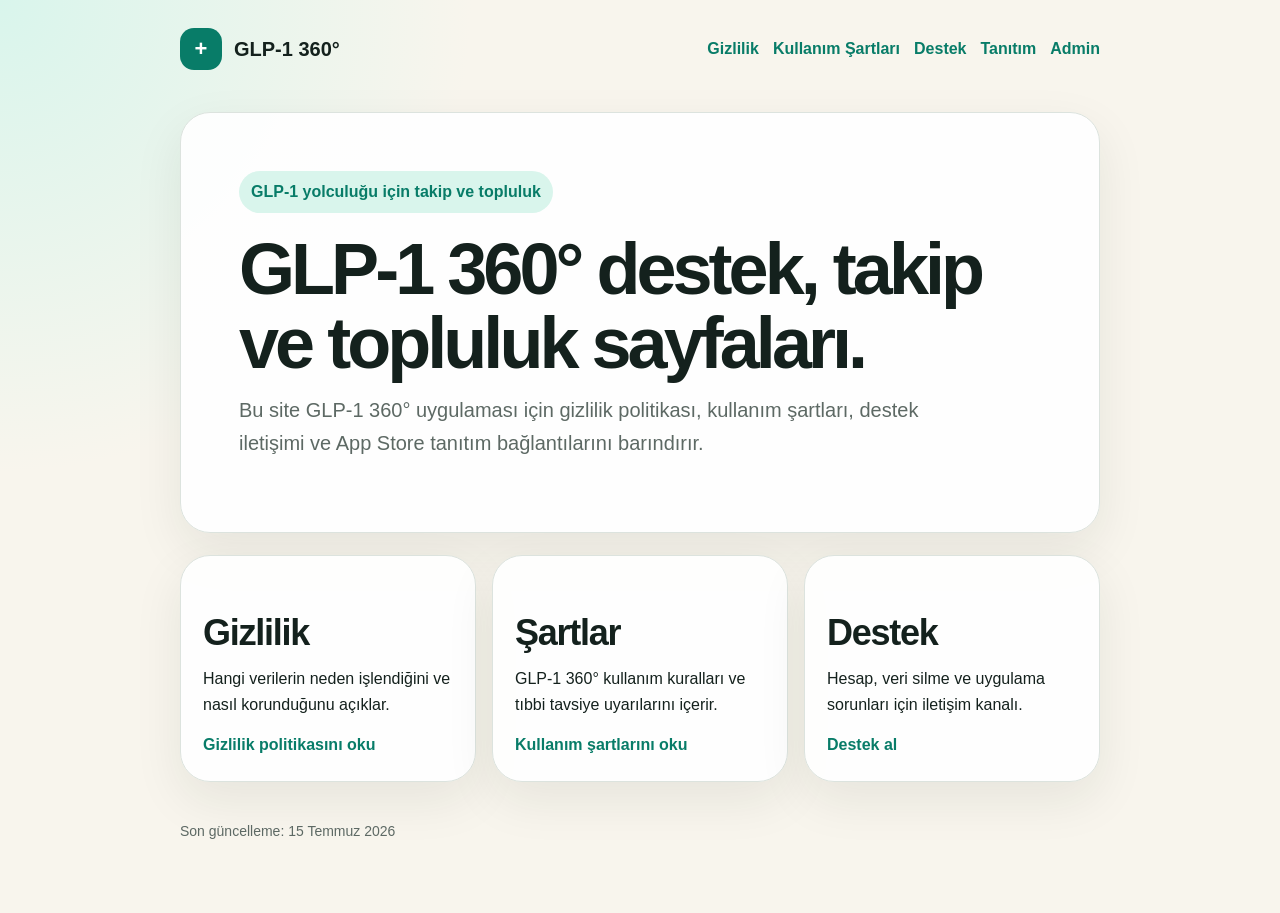
<file: index.html>
<!doctype html>
<html lang="tr">
  <head>
    <meta charset="utf-8" />
    <meta name="viewport" content="width=device-width, initial-scale=1" />
    <title>GLP-1 360°</title>
    <meta
      name="description"
      content="GLP-1 360° gizlilik, kullanım şartları ve destek sayfaları."
    />
    <link rel="stylesheet" href="./style.css" />
  </head>
  <body>
    <main class="shell">
      <nav class="nav">
        <a class="brand" href="./index.html">
          <span class="mark">+</span>
          <span>GLP-1 360°</span>
        </a>
        <div class="links">
          <a href="./privacy.html">Gizlilik</a>
          <a href="./terms.html">Kullanım Şartları</a>
          <a href="./support.html">Destek</a>
          <a href="./marketing.html">Tanıtım</a>
          <a href="./admin/">Admin</a>
        </div>
      </nav>

      <section class="hero">
        <span class="eyebrow">GLP-1 yolculuğu için takip ve topluluk</span>
        <h1>GLP-1 360° destek, takip ve topluluk sayfaları.</h1>
        <p class="lead">
          Bu site GLP-1 360° uygulaması için gizlilik politikası, kullanım şartları,
          destek iletişimi ve App Store tanıtım bağlantılarını barındırır.
        </p>
      </section>

      <section class="grid">
        <article class="card">
          <h2>Gizlilik</h2>
          <p>Hangi verilerin neden işlendiğini ve nasıl korunduğunu açıklar.</p>
          <a href="./privacy.html">Gizlilik politikasını oku</a>
        </article>
        <article class="card">
          <h2>Şartlar</h2>
          <p>GLP-1 360° kullanım kuralları ve tıbbi tavsiye uyarılarını içerir.</p>
          <a href="./terms.html">Kullanım şartlarını oku</a>
        </article>
        <article class="card">
          <h2>Destek</h2>
          <p>Hesap, veri silme ve uygulama sorunları için iletişim kanalı.</p>
          <a href="./support.html">Destek al</a>
        </article>
      </section>

      <p class="footer">Son güncelleme: 15 Temmuz 2026</p>
    </main>
  </body>
</html>
</file>
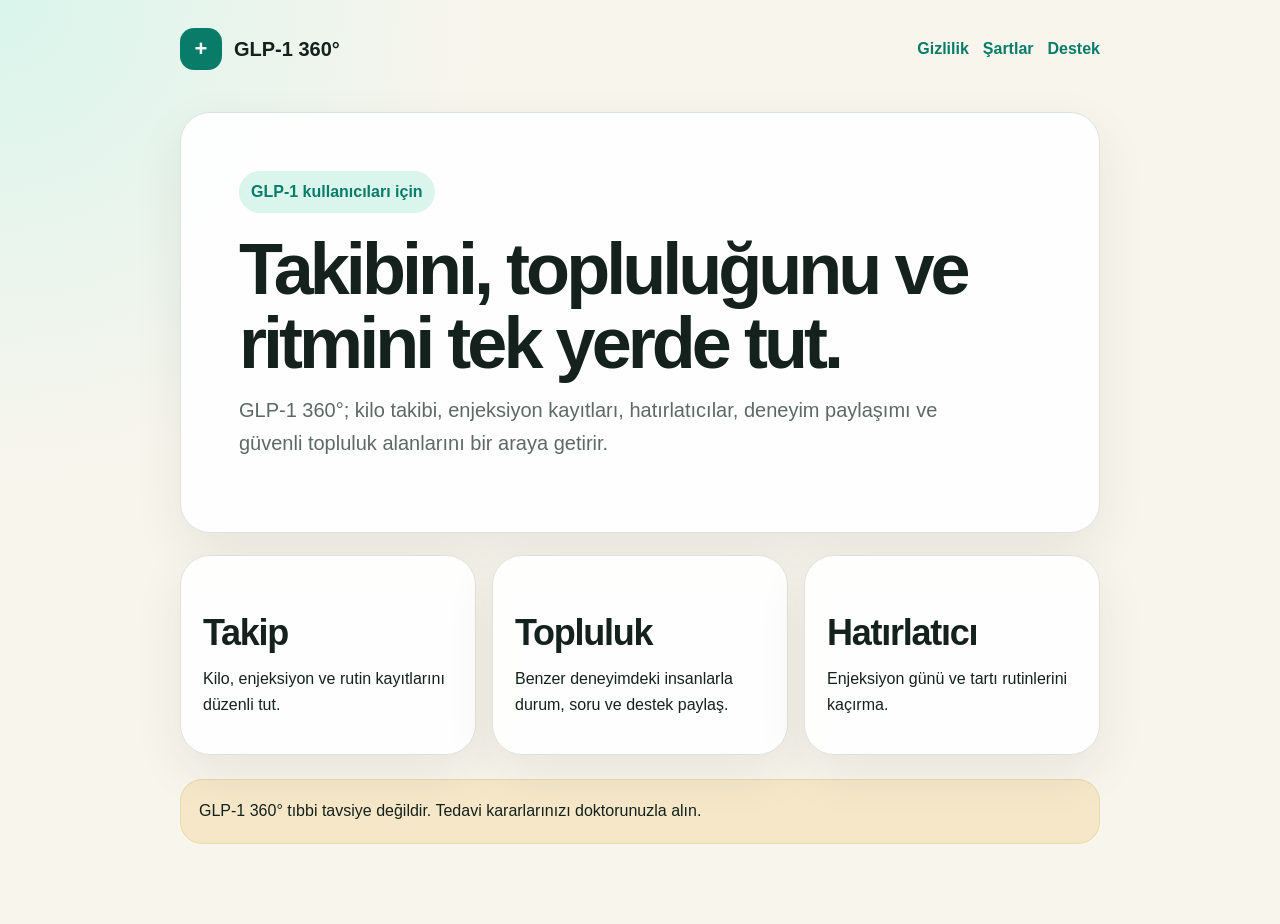
<file: marketing.html>
<!doctype html>
<html lang="tr">
  <head>
    <meta charset="utf-8" />
    <meta name="viewport" content="width=device-width, initial-scale=1" />
    <title>GLP-1 360° Tanıtım</title>
    <link rel="stylesheet" href="./style.css" />
  </head>
  <body>
    <main class="shell">
      <nav class="nav">
        <a class="brand" href="./index.html">
          <span class="mark">+</span>
          <span>GLP-1 360°</span>
        </a>
        <div class="links">
          <a href="./privacy.html">Gizlilik</a>
          <a href="./terms.html">Şartlar</a>
          <a href="./support.html">Destek</a>
        </div>
      </nav>

      <section class="hero">
        <span class="eyebrow">GLP-1 kullanıcıları için</span>
        <h1>Takibini, topluluğunu ve ritmini tek yerde tut.</h1>
        <p class="lead">
          GLP-1 360°; kilo takibi, enjeksiyon kayıtları, hatırlatıcılar, deneyim
          paylaşımı ve güvenli topluluk alanlarını bir araya getirir.
        </p>
      </section>

      <section class="grid">
        <article class="card">
          <h2>Takip</h2>
          <p>Kilo, enjeksiyon ve rutin kayıtlarını düzenli tut.</p>
        </article>
        <article class="card">
          <h2>Topluluk</h2>
          <p>Benzer deneyimdeki insanlarla durum, soru ve destek paylaş.</p>
        </article>
        <article class="card">
          <h2>Hatırlatıcı</h2>
          <p>Enjeksiyon günü ve tartı rutinlerini kaçırma.</p>
        </article>
      </section>

      <div class="note">
        GLP-1 360° tıbbi tavsiye değildir. Tedavi kararlarınızı doktorunuzla alın.
      </div>
    </main>
  </body>
</html>
</file>
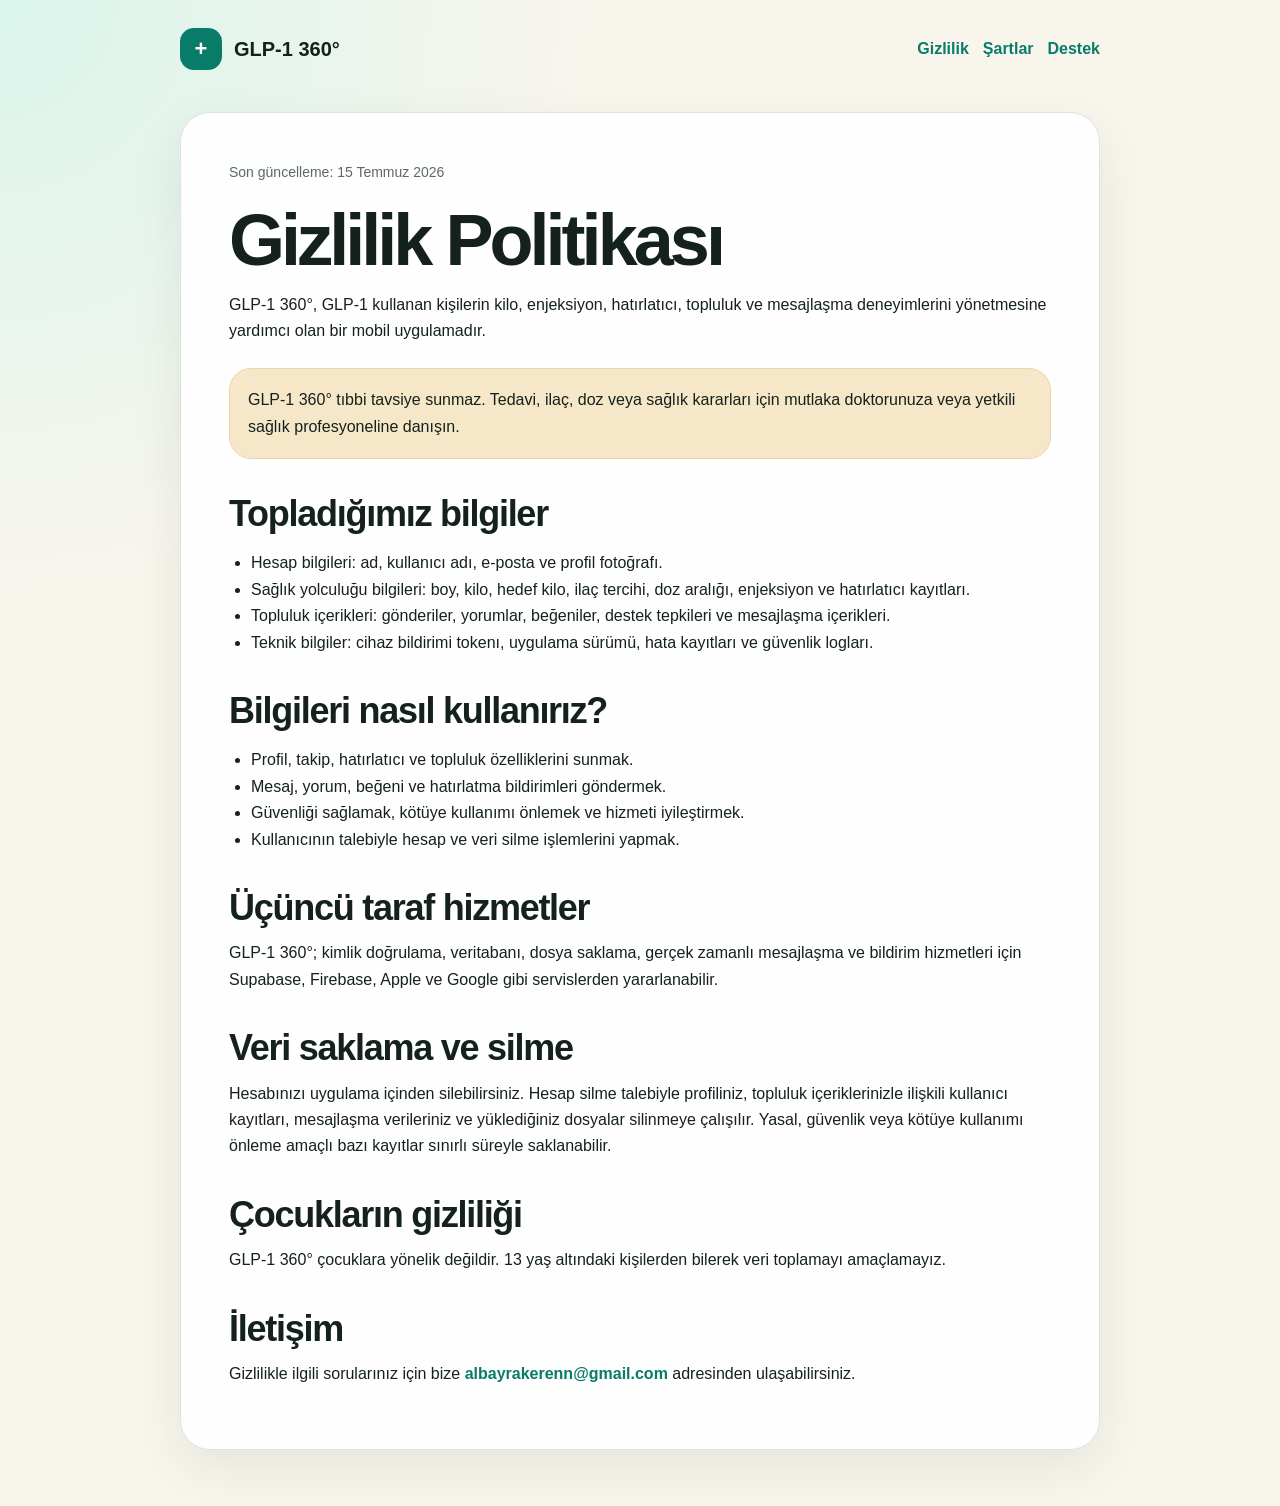
<file: privacy.html>
<!doctype html>
<html lang="tr">
  <head>
    <meta charset="utf-8" />
    <meta name="viewport" content="width=device-width, initial-scale=1" />
    <title>GLP-1 360° Gizlilik Politikası</title>
    <link rel="stylesheet" href="./style.css" />
  </head>
  <body>
    <main class="shell">
      <nav class="nav">
        <a class="brand" href="./index.html">
          <span class="mark">+</span>
          <span>GLP-1 360°</span>
        </a>
        <div class="links">
          <a href="./privacy.html">Gizlilik</a>
          <a href="./terms.html">Şartlar</a>
          <a href="./support.html">Destek</a>
        </div>
      </nav>

      <article class="card doc">
        <p class="meta">Son güncelleme: 15 Temmuz 2026</p>
        <h1>Gizlilik Politikası</h1>
        <p>
          GLP-1 360°, GLP-1 kullanan kişilerin kilo, enjeksiyon, hatırlatıcı,
          topluluk ve mesajlaşma deneyimlerini yönetmesine yardımcı olan bir
          mobil uygulamadır.
        </p>

        <div class="note">
          GLP-1 360° tıbbi tavsiye sunmaz. Tedavi, ilaç, doz veya sağlık kararları
          için mutlaka doktorunuza veya yetkili sağlık profesyoneline danışın.
        </div>

        <h2>Topladığımız bilgiler</h2>
        <ul>
          <li>Hesap bilgileri: ad, kullanıcı adı, e-posta ve profil fotoğrafı.</li>
          <li>Sağlık yolculuğu bilgileri: boy, kilo, hedef kilo, ilaç tercihi, doz aralığı, enjeksiyon ve hatırlatıcı kayıtları.</li>
          <li>Topluluk içerikleri: gönderiler, yorumlar, beğeniler, destek tepkileri ve mesajlaşma içerikleri.</li>
          <li>Teknik bilgiler: cihaz bildirimi tokenı, uygulama sürümü, hata kayıtları ve güvenlik logları.</li>
        </ul>

        <h2>Bilgileri nasıl kullanırız?</h2>
        <ul>
          <li>Profil, takip, hatırlatıcı ve topluluk özelliklerini sunmak.</li>
          <li>Mesaj, yorum, beğeni ve hatırlatma bildirimleri göndermek.</li>
          <li>Güvenliği sağlamak, kötüye kullanımı önlemek ve hizmeti iyileştirmek.</li>
          <li>Kullanıcının talebiyle hesap ve veri silme işlemlerini yapmak.</li>
        </ul>

        <h2>Üçüncü taraf hizmetler</h2>
        <p>
          GLP-1 360°; kimlik doğrulama, veritabanı, dosya saklama, gerçek zamanlı
          mesajlaşma ve bildirim hizmetleri için Supabase, Firebase, Apple ve
          Google gibi servislerden yararlanabilir.
        </p>

        <h2>Veri saklama ve silme</h2>
        <p>
          Hesabınızı uygulama içinden silebilirsiniz. Hesap silme talebiyle
          profiliniz, topluluk içeriklerinizle ilişkili kullanıcı kayıtları,
          mesajlaşma verileriniz ve yüklediğiniz dosyalar silinmeye çalışılır.
          Yasal, güvenlik veya kötüye kullanımı önleme amaçlı bazı kayıtlar
          sınırlı süreyle saklanabilir.
        </p>

        <h2>Çocukların gizliliği</h2>
        <p>
          GLP-1 360° çocuklara yönelik değildir. 13 yaş altındaki kişilerden bilerek
          veri toplamayı amaçlamayız.
        </p>

        <h2>İletişim</h2>
        <p>
          Gizlilikle ilgili sorularınız için bize
          <a href="mailto:albayrakerenn@gmail.com">albayrakerenn@gmail.com</a>
          adresinden ulaşabilirsiniz.
        </p>
      </article>
    </main>
  </body>
</html>
</file>
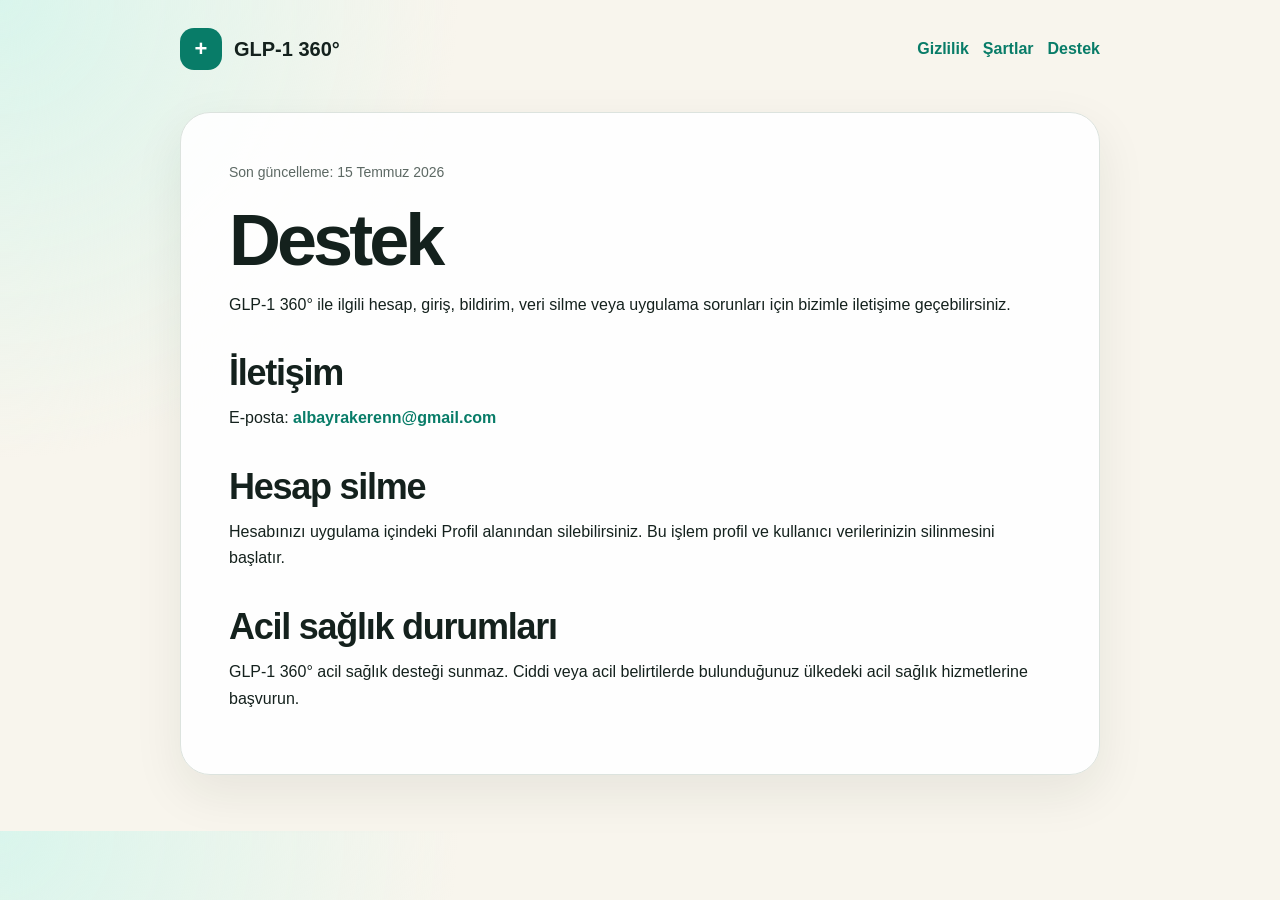
<file: support.html>
<!doctype html>
<html lang="tr">
  <head>
    <meta charset="utf-8" />
    <meta name="viewport" content="width=device-width, initial-scale=1" />
    <title>GLP-1 360° Destek</title>
    <link rel="stylesheet" href="./style.css" />
  </head>
  <body>
    <main class="shell">
      <nav class="nav">
        <a class="brand" href="./index.html">
          <span class="mark">+</span>
          <span>GLP-1 360°</span>
        </a>
        <div class="links">
          <a href="./privacy.html">Gizlilik</a>
          <a href="./terms.html">Şartlar</a>
          <a href="./support.html">Destek</a>
        </div>
      </nav>

      <article class="card doc">
        <p class="meta">Son güncelleme: 15 Temmuz 2026</p>
        <h1>Destek</h1>
        <p>
          GLP-1 360° ile ilgili hesap, giriş, bildirim, veri silme veya uygulama
          sorunları için bizimle iletişime geçebilirsiniz.
        </p>

        <h2>İletişim</h2>
        <p>
          E-posta:
          <a href="mailto:albayrakerenn@gmail.com">albayrakerenn@gmail.com</a>
        </p>

        <h2>Hesap silme</h2>
        <p>
          Hesabınızı uygulama içindeki Profil alanından silebilirsiniz. Bu işlem
          profil ve kullanıcı verilerinizin silinmesini başlatır.
        </p>

        <h2>Acil sağlık durumları</h2>
        <p>
          GLP-1 360° acil sağlık desteği sunmaz. Ciddi veya acil belirtilerde
          bulunduğunuz ülkedeki acil sağlık hizmetlerine başvurun.
        </p>
      </article>
    </main>
  </body>
</html>
</file>
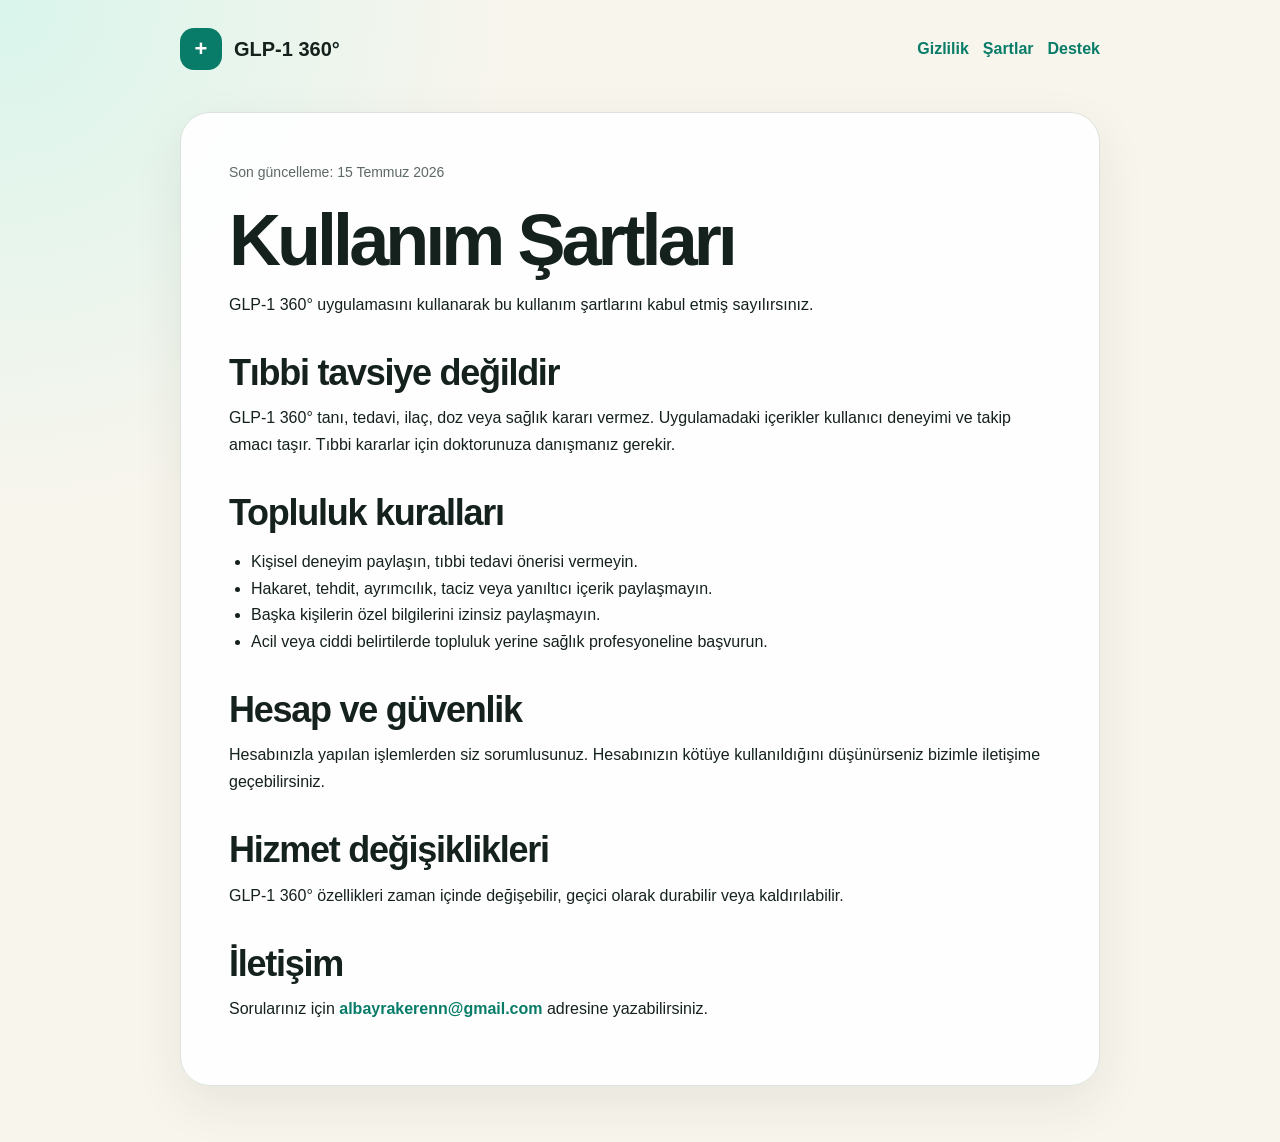
<file: terms.html>
<!doctype html>
<html lang="tr">
  <head>
    <meta charset="utf-8" />
    <meta name="viewport" content="width=device-width, initial-scale=1" />
    <title>GLP-1 360° Kullanım Şartları</title>
    <link rel="stylesheet" href="./style.css" />
  </head>
  <body>
    <main class="shell">
      <nav class="nav">
        <a class="brand" href="./index.html">
          <span class="mark">+</span>
          <span>GLP-1 360°</span>
        </a>
        <div class="links">
          <a href="./privacy.html">Gizlilik</a>
          <a href="./terms.html">Şartlar</a>
          <a href="./support.html">Destek</a>
        </div>
      </nav>

      <article class="card doc">
        <p class="meta">Son güncelleme: 15 Temmuz 2026</p>
        <h1>Kullanım Şartları</h1>
        <p>
          GLP-1 360° uygulamasını kullanarak bu kullanım şartlarını kabul etmiş
          sayılırsınız.
        </p>

        <h2>Tıbbi tavsiye değildir</h2>
        <p>
          GLP-1 360° tanı, tedavi, ilaç, doz veya sağlık kararı vermez. Uygulamadaki
          içerikler kullanıcı deneyimi ve takip amacı taşır. Tıbbi kararlar için
          doktorunuza danışmanız gerekir.
        </p>

        <h2>Topluluk kuralları</h2>
        <ul>
          <li>Kişisel deneyim paylaşın, tıbbi tedavi önerisi vermeyin.</li>
          <li>Hakaret, tehdit, ayrımcılık, taciz veya yanıltıcı içerik paylaşmayın.</li>
          <li>Başka kişilerin özel bilgilerini izinsiz paylaşmayın.</li>
          <li>Acil veya ciddi belirtilerde topluluk yerine sağlık profesyoneline başvurun.</li>
        </ul>

        <h2>Hesap ve güvenlik</h2>
        <p>
          Hesabınızla yapılan işlemlerden siz sorumlusunuz. Hesabınızın kötüye
          kullanıldığını düşünürseniz bizimle iletişime geçebilirsiniz.
        </p>

        <h2>Hizmet değişiklikleri</h2>
        <p>
          GLP-1 360° özellikleri zaman içinde değişebilir, geçici olarak durabilir
          veya kaldırılabilir.
        </p>

        <h2>İletişim</h2>
        <p>
          Sorularınız için
          <a href="mailto:albayrakerenn@gmail.com">albayrakerenn@gmail.com</a>
          adresine yazabilirsiniz.
        </p>
      </article>
    </main>
  </body>
</html>
</file>
<file: style.css>
:root {
  --bg: #f8f5ed;
  --card: #ffffff;
  --ink: #14211d;
  --muted: #5d6964;
  --line: #dce3de;
  --primary: #087c68;
  --soft: #d9f5ec;
  --warning: #f5e7c8;
}

* {
  box-sizing: border-box;
}

body {
  margin: 0;
  background: radial-gradient(circle at top left, #d9f5ec 0, transparent 30%),
    var(--bg);
  color: var(--ink);
  font-family: -apple-system, BlinkMacSystemFont, "Segoe UI", sans-serif;
  line-height: 1.65;
}

a {
  color: var(--primary);
  font-weight: 700;
  text-decoration: none;
}

a:hover {
  text-decoration: underline;
}

.shell {
  width: min(920px, calc(100% - 32px));
  margin: 0 auto;
  padding: 28px 0 56px;
}

.nav {
  display: flex;
  align-items: center;
  justify-content: space-between;
  gap: 18px;
  margin-bottom: 42px;
}

.brand {
  display: flex;
  align-items: center;
  gap: 12px;
  color: var(--ink);
  font-size: 20px;
  font-weight: 900;
}

.mark {
  display: grid;
  width: 42px;
  height: 42px;
  place-items: center;
  border-radius: 14px;
  background: var(--primary);
  color: white;
  font-size: 22px;
}

.links {
  display: flex;
  flex-wrap: wrap;
  gap: 14px;
  justify-content: flex-end;
}

.hero,
.card {
  background: color-mix(in srgb, var(--card) 92%, transparent);
  border: 1px solid var(--line);
  border-radius: 30px;
  box-shadow: 0 18px 50px rgba(20, 33, 29, 0.08);
}

.hero {
  padding: clamp(28px, 6vw, 58px);
}

.eyebrow {
  display: inline-flex;
  align-items: center;
  gap: 8px;
  padding: 8px 12px;
  border-radius: 999px;
  background: var(--soft);
  color: var(--primary);
  font-weight: 800;
}

h1 {
  max-width: 760px;
  margin: 20px 0 14px;
  font-size: clamp(38px, 7vw, 72px);
  line-height: 1.02;
  letter-spacing: -0.055em;
}

h2 {
  margin: 34px 0 12px;
  font-size: clamp(24px, 4vw, 36px);
  line-height: 1.15;
  letter-spacing: -0.035em;
}

h3 {
  margin: 24px 0 8px;
  font-size: 20px;
}

p {
  margin: 0 0 14px;
}

ul {
  padding-left: 22px;
}

.lead {
  max-width: 700px;
  color: var(--muted);
  font-size: 20px;
}

.grid {
  display: grid;
  grid-template-columns: repeat(3, 1fr);
  gap: 16px;
  margin-top: 22px;
}

.card {
  padding: 22px;
}

.note {
  margin: 24px 0;
  padding: 18px;
  border-radius: 22px;
  background: var(--warning);
  border: 1px solid #ead8ad;
}

.doc {
  padding: clamp(24px, 5vw, 48px);
}

.meta {
  color: var(--muted);
  font-size: 14px;
}

.footer {
  margin-top: 38px;
  color: var(--muted);
  font-size: 14px;
}

@media (max-width: 760px) {
  .nav {
    align-items: flex-start;
    flex-direction: column;
  }

  .links {
    justify-content: flex-start;
  }

  .grid {
    grid-template-columns: 1fr;
  }
}
</file>
